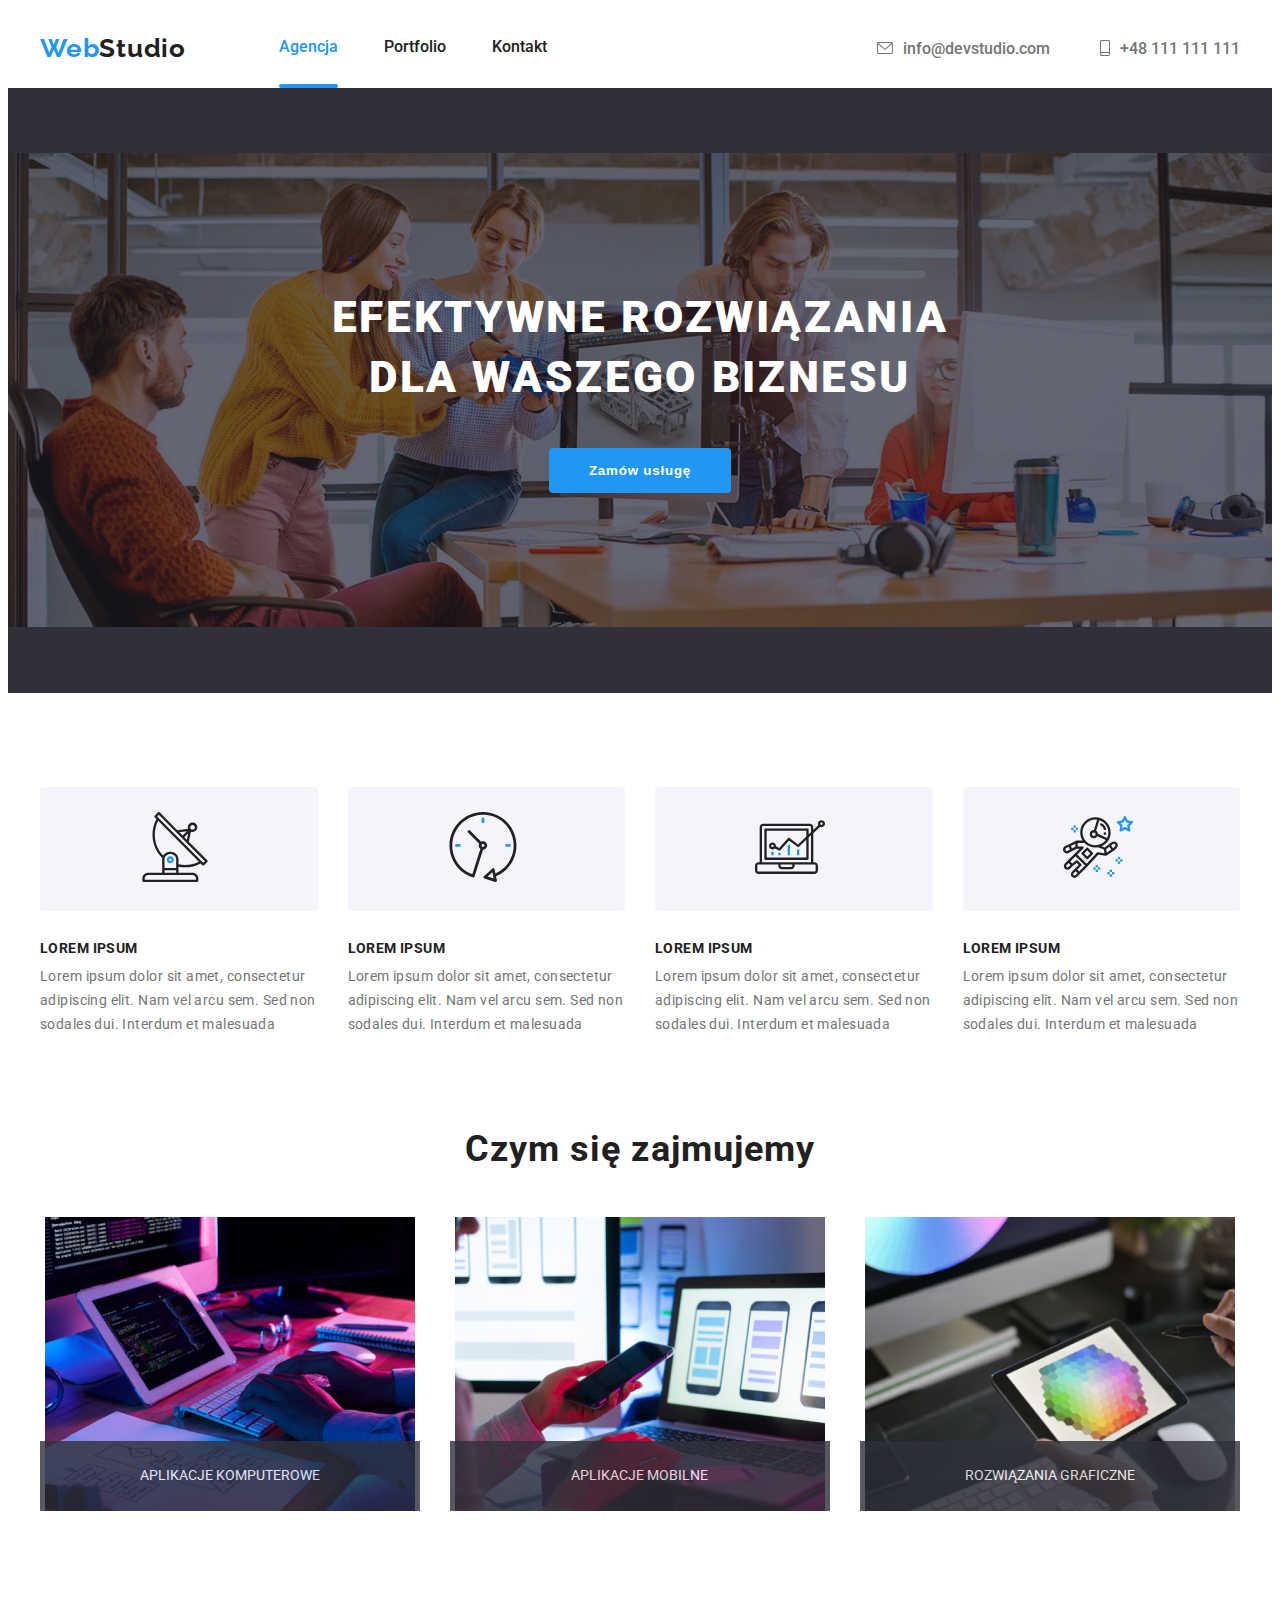
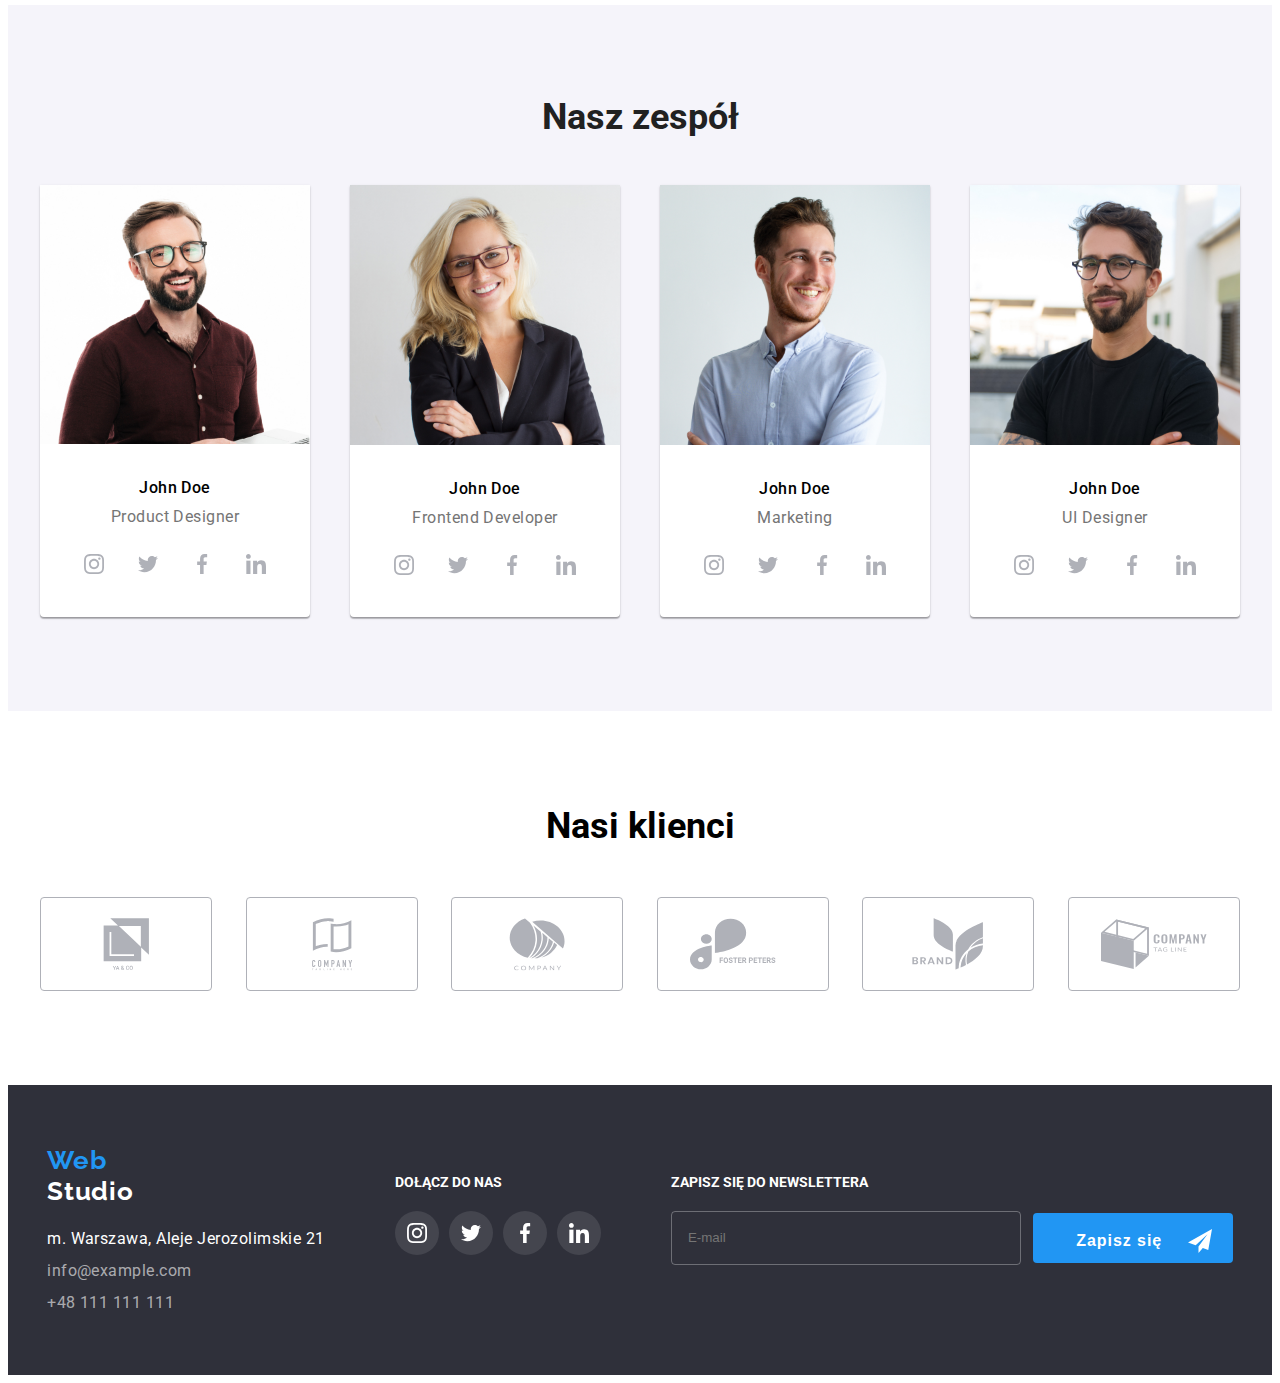
<file: index.html>
<!DOCTYPE html>
<html lang="pl">
  <head>
    <meta charset="UTF-8" />
    <meta http-equiv="X-UA-Compatible" content="IE=edge" />
    <meta name="viewport" content="width=device-width, initial-scale=1.0" />
    <link rel="preconnect" href="https://fonts.googleapis.com" />
    <link rel="preconnect" href="https://fonts.gstatic.com" crossorigin />
    <link
      href="https://fonts.googleapis.com/css2?family=Raleway:wght@700&family=Roboto:wght@400;500;700;900&display=swap"
      rel="stylesheet"
    />
    <link
      rel="stylesheet"
      href="https://cdnjs.cloudflare.com/ajax/libs/modern-normalize/1.1.0/modern-normalize.min.css"
      integrity="sha512-wpPYUAdjBVSE4KJnH1VR1HeZfpl1ub8YT/NKx4PuQ5NmX2tKuGu6U/JRp5y+Y8XG2tV+wKQpNHVUX03MfMFn9Q=="
      crossorigin="anonymous"
      referrerpolicy="no-referrer"
    />
    <link href="css/main.min.css" rel="stylesheet" />
    <!-- <link href="css/style.css" rel="stylesheet" /> -->
    <title>Efektywne rozwiązania dla Waszego biznesu</title>
  </head>
  <body>
    <header class="header">
      <div class="container container--align">
        <a href="index.html" class="logo">
          <span class="logo__span">Web</span>Studio</a
        >
        <nav class="nav">
          <ul class="nav__list">
            <li class="nav__underline">
              <a class="nav__link nav__link--blue" href="index.html">Agencja</a>
            </li>
            <li>
              <a class="nav__link" href="portfolio.html">Portfolio</a>
            </li>
            <li>
              <a class="nav__link" href="#">Kontakt</a>
            </li>
          </ul>
        </nav>

        <ul class="contact">
          <li class="contact__item">
            <a class="contact__link" href="mailto:info@devstudio.com"
              ><svg height="12" width="16" class="contact__icon">
                <use href="./images/icons/sprite.svg#icon-envelope"></use>
              </svg>
              info@devstudio.com
            </a>
          </li>
          <li class="contact__item">
            <a class="contact__link" href="tel:+48111111111"
              ><svg height="16" width="10" class="contact__icon">
                <use href="./images/icons/sprite.svg#icon-smartphone"></use>
              </svg>
              +48 111 111 111
            </a>
          </li>
        </ul>
      </div>
    </header>

    <main>
      <section class="hero space">
        <div class="container">
          <h1 class="hero__title">efektywne rozwiązania Dla waszego biznesu</h1>

          <button type="button" class="hero__button" data-modal-open>
            Zamów usługę
          </button>
        </div>
      </section>

      <section class="futures space">
        <div class="container">
          <h2 class="visually__hidden">Nasze Atuty</h2>
          <ul class="futures__list">
            <li class="futures__item">
              <div class="futures__view">
                <svg height="70" width="70" class="futures__icon">
                  <use href="./images/icons/sprite.svg#icon-antenna"></use>
                </svg>
              </div>
              <h2 class="futures__title">lorem ipsum</h2>
              <p class="futures__text">
                Lorem ipsum dolor sit amet, consectetur adipiscing elit. Nam vel
                arcu sem. Sed non sodales dui. Interdum et malesuada
              </p>
            </li>

            <li class="futures__item">
              <div class="futures__view">
                <svg height="70" width="70" class="futures__icon">
                  <use href="./images/icons/sprite.svg#icon-clock"></use>
                </svg>
              </div>
              <h2 class="futures__title">lorem ipsum</h2>
              <p class="futures__text">
                Lorem ipsum dolor sit amet, consectetur adipiscing elit. Nam vel
                arcu sem. Sed non sodales dui. Interdum et malesuada
              </p>
            </li>

            <li class="futures__item">
              <div class="futures__view">
                <svg height="70" width="70" class="futures__icon">
                  <use href="./images/icons/sprite.svg#icon-diagram"></use>
                </svg>
              </div>
              <h2 class="futures__title">lorem ipsum</h2>
              <p class="futures__text">
                Lorem ipsum dolor sit amet, consectetur adipiscing elit. Nam vel
                arcu sem. Sed non sodales dui. Interdum et malesuada
              </p>
            </li>

            <li class="futures__item">
              <div class="futures__view">
                <svg height="70" width="70" class="futures__icon">
                  <use href="./images/icons/sprite.svg#icon-astronaut"></use>
                </svg>
              </div>
              <h2 class="futures__title">lorem ipsum</h2>
              <p class="futures__text">
                Lorem ipsum dolor sit amet, consectetur adipiscing elit. Nam vel
                arcu sem. Sed non sodales dui. Interdum et malesuada
              </p>
            </li>
          </ul>
        </div>
      </section>

      <section class="work space">
        <div class="container">
          <h2 class="work__title">Czym się zajmujemy</h2>
          <ul class="work__list">
            <li class="work__item">
              <div class="overlap">
                <p class="overlap__text">aplikacje komputerowe</p>
              </div>
              <img
                src="images/img1.jpg"
                class="work__image"
                alt="opis obrazu 1"
              />
            </li>
            <li class="work__item">
              <div class="overlap">
                <p class="overlap__text">aplikacje mobilne</p>
              </div>
              <img
                src="images/img2.jpg"
                class="work__image"
                alt="opis obrazu 2"
              />
            </li>
            <li class="work__item">
              <div class="overlap">
                <p class="overlap__text">rozwiązania graficzne</p>
              </div>
              <img
                src="images/img3.jpg"
                class="work__image"
                alt="opis obrazu 3"
              />
            </li>
          </ul>
        </div>
      </section>

      <section class="team space">
        <div class="container">
          <h2 class="team__title">Nasz zespół</h2>
          <ul class="team__list">
            <li class="team__item">
              <img src="images/img11.jpg" alt="opis11" width="270" />
              <div class="team__info">
                <h3 class="team__head">John Doe</h3>
                <p class="team__text">Product Designer</p>

                <ul class="social">
                  <li class="social__item">
                    <a href="#" class="social__link">
                      <svg width="20px" height="20px" class="social__icon">
                        <use
                          href="./images/icons/sprite.svg#icon-instagram"
                        ></use>
                      </svg>
                    </a>
                  </li>
                  <li class="social__item">
                    <a href="#" class="social__link">
                      <svg width="20px" height="20px" class="social__icon">
                        <use
                          href="./images/icons/sprite.svg#icon-twitter"
                        ></use>
                      </svg>
                    </a>
                  </li>
                  <li class="social__item">
                    <a href="#" class="social__link">
                      <svg width="20px" height="20px" class="social__icon">
                        <use
                          href="./images/icons/sprite.svg#icon-facebook"
                        ></use>
                      </svg>
                    </a>
                  </li>
                  <li class="social__item">
                    <a href="#" class="social__link">
                      <svg width="20px" height="20px" class="social__icon">
                        <use
                          href="./images/icons/sprite.svg#icon-linkedin"
                        ></use>
                      </svg>
                    </a>
                  </li>
                </ul>
              </div>
            </li>
            <li class="team__item">
              <img src="images/img12.jpg" alt="opis12" width="270" />
              <div class="team__info">
                <h3 class="team__head">John Doe</h3>
                <p class="team__text">Frontend Developer</p>
                <ul class="social">
                  <li class="social__item">
                    <a href="#" class="social__link">
                      <svg width="20px" height="20px" class="social__icon">
                        <use
                          href="./images/icons/sprite.svg#icon-instagram"
                        ></use>
                      </svg>
                    </a>
                  </li>
                  <li class="social__item">
                    <a href="#" class="social__link">
                      <svg width="20px" height="20px" class="social__icon">
                        <use
                          href="./images/icons/sprite.svg#icon-twitter"
                        ></use>
                      </svg>
                    </a>
                  </li>
                  <li class="social__item">
                    <a href="#" class="social__link">
                      <svg width="20px" height="20px" class="social__icon">
                        <use
                          href="./images/icons/sprite.svg#icon-facebook"
                        ></use>
                      </svg>
                    </a>
                  </li>
                  <li class="social__item">
                    <a href="#" class="social__link">
                      <svg width="20px" height="20px" class="social__icon">
                        <use
                          href="./images/icons/sprite.svg#icon-linkedin"
                        ></use>
                      </svg>
                    </a>
                  </li>
                </ul>
              </div>
            </li>
            <li class="team__item">
              <img src="images/img13.jpg" alt="opis13" width="270" />
              <div class="team__info">
                <h3 class="team__head">John Doe</h3>
                <p class="team__text">Marketing</p>
                <ul class="social">
                  <li class="social__item">
                    <a href="#" class="social__link">
                      <svg width="20px" height="20px" class="social__icon">
                        <use
                          href="./images/icons/sprite.svg#icon-instagram"
                        ></use>
                      </svg>
                    </a>
                  </li>
                  <li class="social__item">
                    <a href="#" class="social__link">
                      <svg width="20px" height="20px" class="social__icon">
                        <use
                          href="./images/icons/sprite.svg#icon-twitter"
                        ></use>
                      </svg>
                    </a>
                  </li>
                  <li class="social__item">
                    <a href="#" class="social__link">
                      <svg width="20px" height="20px" class="social__icon">
                        <use
                          href="./images/icons/sprite.svg#icon-facebook"
                        ></use>
                      </svg>
                    </a>
                  </li>
                  <li class="social__item">
                    <a href="#" class="social__link">
                      <svg width="20px" height="20px" class="social__icon">
                        <use
                          href="./images/icons/sprite.svg#icon-linkedin"
                        ></use>
                      </svg>
                    </a>
                  </li>
                </ul>
              </div>
            </li>
            <li class="team__item">
              <img src="images/img14.jpg" alt="opis14" width="270" />
              <div class="team__info">
                <h3 class="team__head">John Doe</h3>
                <p class="team__text">UI Designer</p>
                <ul class="social">
                  <li class="social__item">
                    <a href="#" class="social__link">
                      <svg width="20px" height="20px" class="social__icon">
                        <use
                          href="./images/icons/sprite.svg#icon-instagram"
                        ></use>
                      </svg>
                    </a>
                  </li>
                  <li class="social__item">
                    <a href="#" class="social__link">
                      <svg width="20px" height="20px" class="social__icon">
                        <use
                          href="./images/icons/sprite.svg#icon-twitter"
                        ></use>
                      </svg>
                    </a>
                  </li>
                  <li class="social__item">
                    <a href="#" class="social__link">
                      <svg width="20px" height="20px" class="social__icon">
                        <use
                          href="./images/icons/sprite.svg#icon-facebook"
                        ></use>
                      </svg>
                    </a>
                  </li>
                  <li class="social__item">
                    <a href="#" class="social__link">
                      <svg width="20px" height="20px" class="social__icon">
                        <use
                          href="./images/icons/sprite.svg#icon-linkedin"
                        ></use>
                      </svg>
                    </a>
                  </li>
                </ul>
              </div>
            </li>
          </ul>
        </div>
      </section>

      <section class="space">
        <div class="container">
          <div class="clients">
            <h2 class="clients__head">Nasi klienci</h2>
            <ul class="clients__list">
              <li class="clients__item">
                <a href="#" class="clients__link">
                  <svg
                    width="106"
                    height="60"
                    viewBox="0 0 100 50"
                    class="clients__icon"
                  >
                    <use href="./images/icons/sprite.svg#icon-client1"></use>
                  </svg>
                </a>
              </li>
              <li class="clients__item">
                <a href="#" class="clients__link">
                  <svg
                    width="106"
                    height="60"
                    viewBox="0 0 100 50"
                    class="clients__icon"
                  >
                    <use href="./images/icons/sprite.svg#icon-client2"></use>
                  </svg>
                </a>
              </li>
              <li class="clients__item">
                <a href="#" class="clients__link">
                  <svg
                    width="106"
                    height="60"
                    viewBox="0 0 100 50"
                    class="clients__icon"
                  >
                    <use href="./images/icons/sprite.svg#icon-client3"></use>
                  </svg>
                </a>
              </li>

              <li class="clients__item">
                <a href="#" class="clients__link">
                  <svg
                    width="106"
                    height="60"
                    viewBox="0 0 100 50"
                    class="clients__icon"
                  >
                    <use href="./images/icons/sprite.svg#icon-client4"></use>
                  </svg>
                </a>
              </li>
              <li class="clients__item">
                <a href="#" class="clients__link">
                  <svg
                    width="106"
                    height="60"
                    viewBox="0 0 100 50"
                    class="clients__icon"
                  >
                    <use href="./images/icons/sprite.svg#icon-client5"></use>
                  </svg>
                </a>
              </li>
              <li class="clients__item">
                <a href="#" class="clients__link">
                  <svg
                    width="106"
                    height="60"
                    viewBox="0 0 106 60"
                    class="clients__icon"
                  >
                    <use href="./images/icons/sprite.svg#icon-client6"></use>
                  </svg>
                </a>
              </li>
            </ul>
          </div>
        </div>
      </section>
    </main>

    <footer class="footer">
      <div class="container">
        <div class="section">
          <div class="address">
            <ul class="logo">
              <li class="logo__item">
                <a href="index.html" class="footer__logo"
                  ><span class="logo__span">Web</span
                  ><span class="logo logo__span--white">Studio</span></a
                >
              </li>
            </ul>

            <address>
              <ul class="address__list">
                <li class="address__item">
                  <a
                    class="address__link"
                    href="https://goo.gl/maps/n7dGZE4twgekGSiaA"
                    >m. Warszawa, Aleje Jerozolimskie 21</a
                  >
                </li>
                <li class="address__item">
                  <a class="address__contact" href="mailto:info@example.com"
                    >info@example.com</a
                  >
                </li>
                <li class="address__item">
                  <a class="address__contact" href="tel:+48111111111"
                    >+48 111 111 111</a
                  >
                </li>
              </ul>
            </address>
          </div>

          <!-- join section -->

          <div class="join">
            <h3 class="join__head">dołącz do nas</h3>
            <ul class="join__list">
              <li class="join__item">
                <a href="#">
                  <svg width="20px" height="20px" class="join__icon">
                    <use href="./images/icons/sprite.svg#icon-instagram"></use>
                  </svg>
                </a>
              </li>
              <li class="join__item">
                <a href="#">
                  <svg width="20px" height="20px" class="join__icon">
                    <use href="./images/icons/sprite.svg#icon-twitter"></use>
                  </svg>
                </a>
              </li>
              <li class="join__item">
                <a href="#">
                  <svg width="20px" height="20px" class="join__icon">
                    <use href="./images/icons/sprite.svg#icon-facebook"></use>
                  </svg>
                </a>
              </li>
              <li class="join__item">
                <a href="#">
                  <svg width="20px" height="20px" class="join__icon">
                    <use href="./images/icons/sprite.svg#icon-linkedin"></use>
                  </svg>
                </a>
              </li>
            </ul>
          </div>

          <!-- signup section -->

          <div class="signup">
            <h3 class="join__head signup__head">Zapisz się do newslettera</h3>

            <form class="signup__form">
              <input
                class="signup__input"
                type="email"
                name="signup-email"
                placeholder="E-mail"
              />
              <button type="submit" class="signup__button">
                Zapisz się
                <svg width="24px" height="24px" class="signup__icon">
                  <use href="./images/icons/sprite.svg#icon-sendform"></use>
                </svg>
              </button>
            </form>
          </div>
        </div>
      </div>
    </footer>

    <div class="backdrop is-hidden" data-modal>
      <div class="modal">
        <button type="button" class="close-btn" data-modal-close>
          &#10006;
        </button>

        <form class="modal__form" autocomplete="off">
          <p class="modal__header">Zostaw swoje dane w formularzu poniżej</p>

          <label class="modal__label">
            <span class="modal__text">Imie</span>
            <svg width="12px" height="12px" class="modal__icon">
              <use href="./images/icons/sprite.svg#icon-avatar"></use>
            </svg>
            <input
              type="text"
              name="username"
              class="modal__input"
              minlength="3"
              required
            />
          </label>

          <label class="modal__label">
            <span class="modal__text">Telefon</span>
            <svg width="13px" height="13px" class="modal__icon">
              <use href="./images/icons/sprite.svg#icon-telephone"></use>
            </svg>
            <input
              type="tel"
              name="phone-number"
              class="modal__input"
              required
            />
          </label>

          <label class="modal__label">
            <span class="modal__text">Email</span>
            <svg width="15px" height="12px" class="modal__icon">
              <use href="./images/icons/sprite.svg#icon-envelope1"></use>
            </svg>
            <input
              type="email"
              name="user-email"
              class="modal__input"
              required
            />
          </label>

          <label class="modal__label">
            <span class="modal__text">Komentarz</span>
            <textarea
              name="comment"
              rows="5"
              class="modal__textarea"
              placeholder="Wprowadź tekst"
            ></textarea>
          </label>

          <label class="modal__checkbox" for="checkbox"
            ><span class="modal__checkbox-text">
              Oświadczam, że akceptuję
              <a href="#" class="modal__link"> Regulamin </a> i
              <a href="#" class="modal__link"> Politykę Prywatności.</a>
            </span>
            <input
              type="checkbox"
              value="terms-conditions"
              class="modal__checkbox-input"
              id="checkbox"
            />
            <svg width="16px" height="15px" class="modal__icon-tick">
              <use href="./images/icons/sprite.svg#icon-tick"></use>
            </svg>

            <svg width="16px" height="15px" class="modal__icon-tick-box">
              <use href="./images/icons/sprite.svg#icon-tick-box"></use>
            </svg>
          </label>

          <div class="modal__button-section">
            <button type="submit" class="modal__button">Wyślij</button>
          </div>
        </form>
      </div>
    </div>
    <script src="./js/modal.js"></script>
  </body>
</html>
</file>
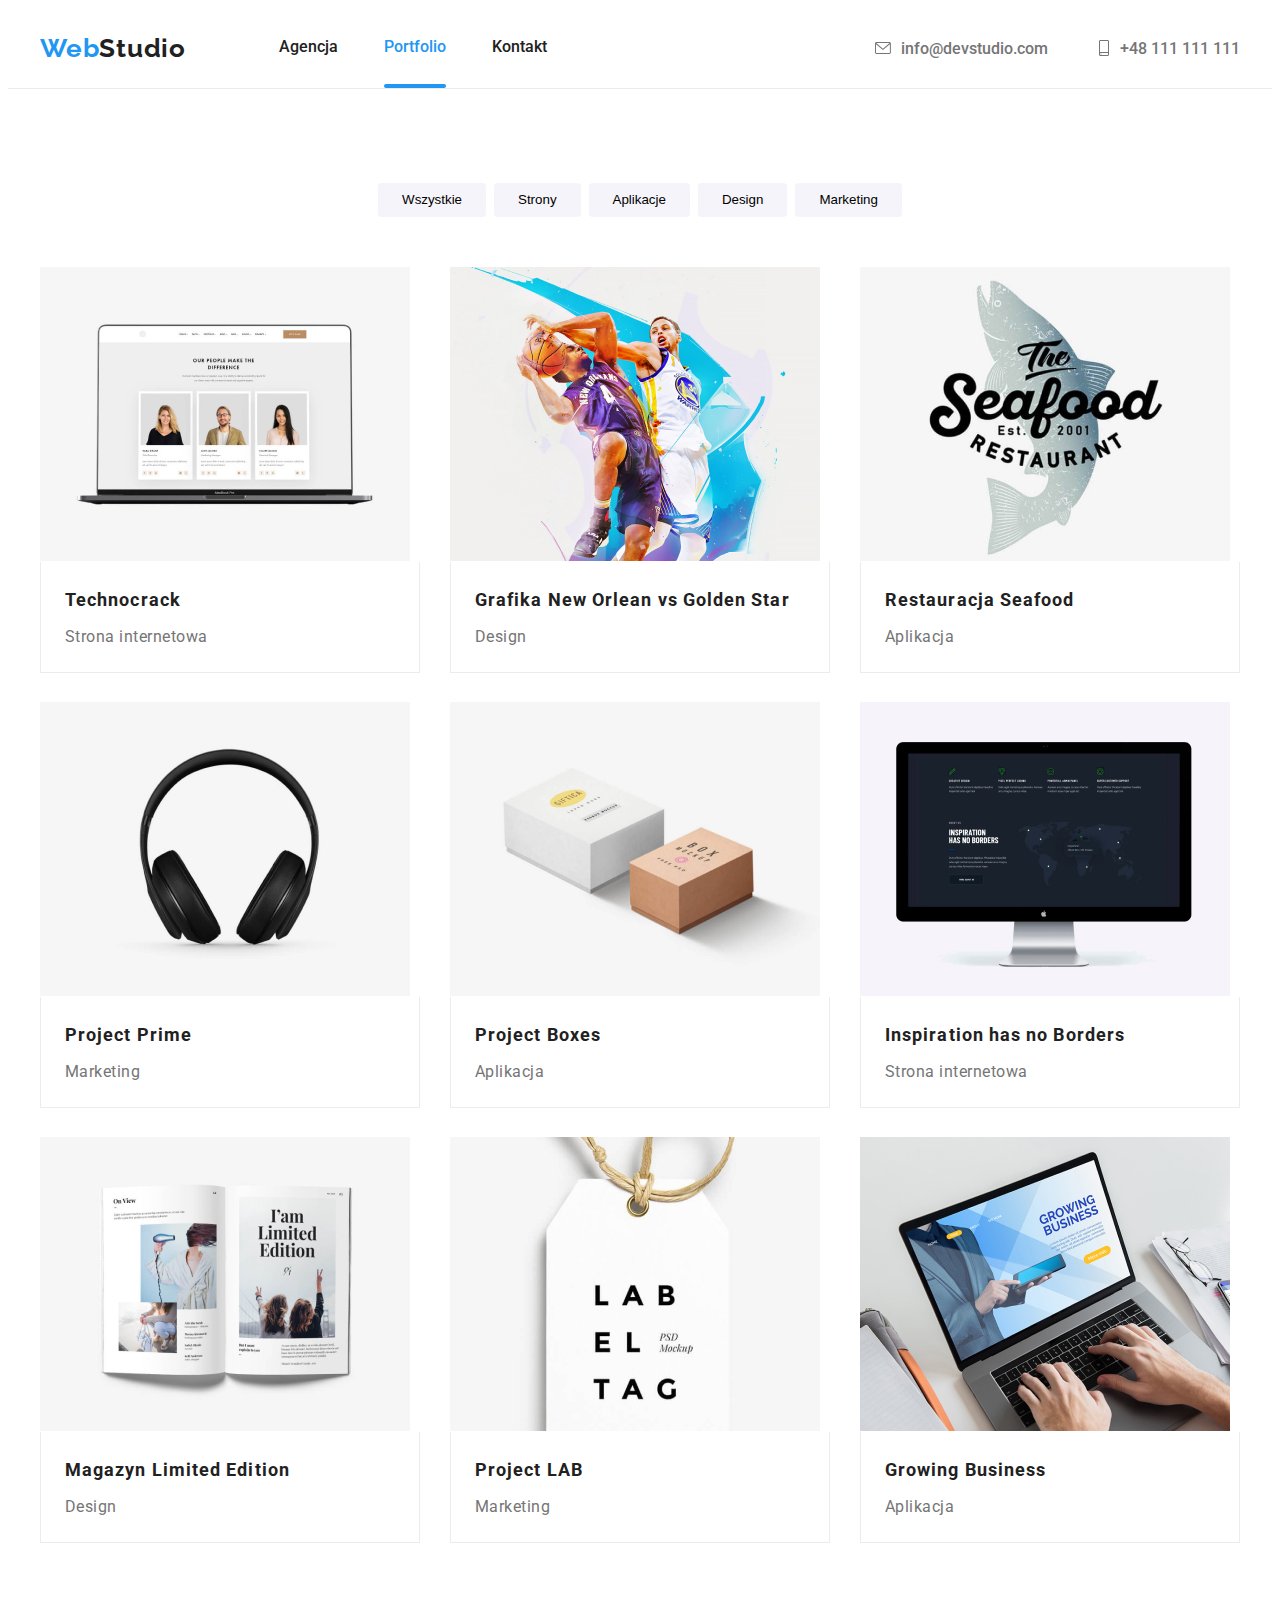
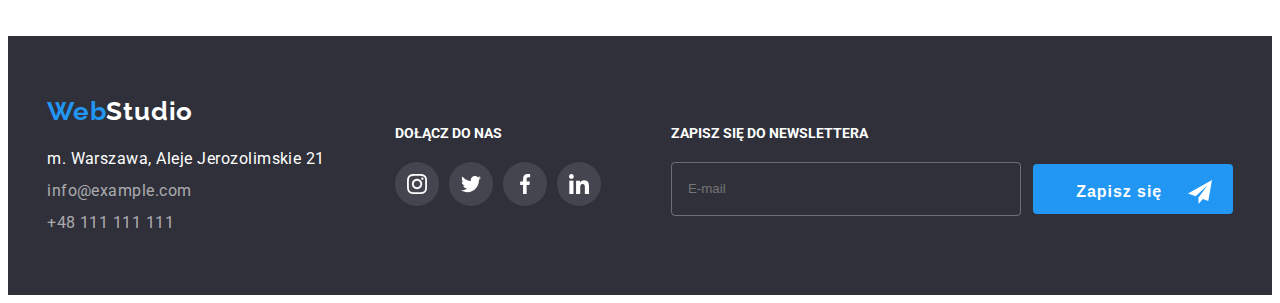
<file: portfolio.html>
<!DOCTYPE html>
<html lang="pl">
  <head>
    <meta charset="UTF-8" />
    <meta http-equiv="X-UA-Compatible" content="IE=edge" />
    <meta name="viewport" content="width=device-width, initial-scale=1.0" />
    <link
      rel="stylesheet"
      href="https://cdnjs.cloudflare.com/ajax/libs/modern-normalize/1.1.0/modern-normalize.min.css"
      integrity="sha512-wpPYUAdjBVSE4KJnH1VR1HeZfpl1ub8YT/NKx4PuQ5NmX2tKuGu6U/JRp5y+Y8XG2tV+wKQpNHVUX03MfMFn9Q=="
      crossorigin="anonymous"
      referrerpolicy="no-referrer"
    />

    <link rel="preconnect" href="https://fonts.googleapis.com" />
    <link rel="preconnect" href="https://fonts.gstatic.com" crossorigin />
    <link
      href="https://fonts.googleapis.com/css2?family=Raleway:wght@700&family=Roboto:wght@400;500;700;900&display=swap"
      rel="stylesheet"
    />
    <link href="css/main.min.css" rel="stylesheet" />
    <!-- <link href="css/style.css" rel="stylesheet" /> -->
    <title>Portfolio</title>
  </head>
  <body>
    <header class="header header--border">
      <div class="container container--align">
        <a href="index.html" class="logo"
          ><span class="logo__span">Web</span>Studio</a
        >
        <nav class="nav">
          <ul class="nav__list">
            <li>
              <a class="nav__link" href="index.html">Agencja</a>
            </li>
            <li class="nav__underline">
              <a class="nav__link nav__link--blue" href="portfolio.html"
                >Portfolio</a
              >
            </li>
            <li>
              <a class="nav__link" href="#">Kontakt</a>
            </li>
          </ul>
        </nav>
        <ul class="contact">
          <li class="contact__item">
            <a class="contact__link" href="mailto:info@devstudio.com"
              ><svg height="12" width="16" class="contact__icon">
                <use href="./images/icons/sprite.svg#icon-envelope"></use>
              </svg>
              info@devstudio.com</a
            >
          </li>
          <li class="contact__item">
            <a class="contact__link" href="tel:+48111111111"
              ><svg height="16" width="12" class="contact__icon">
                <use href="./images/icons/sprite.svg#icon-smartphone"></use>
              </svg>
              +48 111 111 111</a
            >
          </li>
        </ul>
      </div>
    </header>
    <section class="space">
      <div class="container">
        <ul class="filters">
          <li>
            <button type="button" class="filters__button">Wszystkie</button>
          </li>
          <li>
            <button type="button" class="filters__button">Strony</button>
          </li>
          <li>
            <button type="button" class="filters__button">Aplikacje</button>
          </li>
          <li>
            <button type="button" class="filters__button">Design</button>
          </li>
          <li>
            <button type="button" class="filters__button">Marketing</button>
          </li>
        </ul>
      </div>
      <div class="container">
        <ul class="portfolio">
          <li class="portfolio__item">
            <div class="portfolio__card">
              <img
                class="portfolio__image"
                src="./images/pimg1.jpg"
                alt="Laptop with team photo"
              />
              <div class="overlay">
                <p class="overlay__text">
                  Technocrack jest popularną platformą wykorzystywaną do
                  rozpowszechniania koronawirusa. Firmy wykorzystują tę
                  platformę do celów szpiegowskich i ataków na niezabezpieczone
                  serwery konkurencji
                </p>
              </div>
            </div>
            <div class="about">
              <h3 class="about__title">Technocrack</h3>
              <p class="about__text">Strona internetowa</p>
            </div>
          </li>

          <li class="portfolio__item">
            <div class="portfolio__card">
              <img
                class="portfolio__image"
                src="./images/pimg2.jpg"
                alt="basketball players poster "
              />
              <div class="overlay">
                <p class="overlay__text">
                  Technocrack jest popularną platformą wykorzystywaną do
                  rozpowszechniania koronawirusa. Firmy wykorzystują tę
                  platformę do celów szpiegowskich i ataków na niezabezpieczone
                  serwery konkurencji
                </p>
              </div>
            </div>
            <div class="about">
              <h3 class="about__title">Grafika New Orlean vs Golden Star</h3>
              <p class="about__text">Design</p>
            </div>
          </li>

          <li class="portfolio__item">
            <div class="portfolio__card">
              <img
                class="portfolio__image"
                src="./images/pimg3.jpg"
                alt="seafood restaurant logo "
              />
              <div class="overlay">
                <p class="overlay__text">
                  Technocrack jest popularną platformą wykorzystywaną do
                  rozpowszechniania koronawirusa. Firmy wykorzystują tę
                  platformę do celów szpiegowskich i ataków na niezabezpieczone
                  serwery konkurencji
                </p>
              </div>
            </div>
            <div class="about">
              <h3 class="about__title">Restauracja Seafood</h3>
              <p class="about__text">Aplikacja</p>
            </div>
          </li>

          <li class="portfolio__item">
            <div class="portfolio__card">
              <img
                class="portfolio__image"
                src="./images/pimg4.jpg"
                alt="headphones picture"
              />
              <div class="overlay">
                <p class="overlay__text">
                  Technocrack jest popularną platformą wykorzystywaną do
                  rozpowszechniania koronawirusa. Firmy wykorzystują tę
                  platformę do celów szpiegowskich i ataków na niezabezpieczone
                  serwery konkurencji
                </p>
              </div>
            </div>
            <div class="about">
              <h3 class="about__title">Project Prime</h3>
              <p class="about__text">Marketing</p>
            </div>
          </li>

          <li class="portfolio__item">
            <div class="portfolio__card">
              <img
                class="portfolio__image"
                src="./images/pimg5.jpg"
                alt="project boxes picture"
              />
              <div class="overlay">
                <p class="overlay__text">
                  Technocrack jest popularną platformą wykorzystywaną do
                  rozpowszechniania koronawirusa. Firmy wykorzystują tę
                  platformę do celów szpiegowskich i ataków na niezabezpieczone
                  serwery konkurencji
                </p>
              </div>
            </div>
            <div class="about">
              <h3 class="about__title">Project Boxes</h3>
              <p class="about__text">Aplikacja</p>
            </div>
          </li>

          <li class="portfolio__item">
            <div class="portfolio__card">
              <img
                class="portfolio__image"
                src="./images/pimg6.jpg"
                alt="computer screen with aplication homepage"
              />
              <div class="overlay">
                <p class="overlay__text">
                  Technocrack jest popularną platformą wykorzystywaną do
                  rozpowszechniania koronawirusa. Firmy wykorzystują tę
                  platformę do celów szpiegowskich i ataków na niezabezpieczone
                  serwery konkurencji
                </p>
              </div>
            </div>
            <div class="about">
              <h3 class="about__title">Inspiration has no Borders</h3>
              <p class="about__text">Strona internetowa</p>
            </div>
          </li>

          <li class="portfolio__item">
            <div class="portfolio__card">
              <img
                class="portfolio__image"
                src="./images/pimg7.jpg"
                alt="magazine pages "
              />
              <div class="overlay">
                <p class="overlay__text">
                  Technocrack jest popularną platformą wykorzystywaną do
                  rozpowszechniania koronawirusa. Firmy wykorzystują tę
                  platformę do celów szpiegowskich i ataków na niezabezpieczone
                  serwery konkurencji
                </p>
              </div>
            </div>
            <div class="about">
              <h3 class="about__title">Magazyn Limited Edition</h3>
              <p class="about__text">Design</p>
            </div>
          </li>

          <li class="portfolio__item">
            <div class="portfolio__card">
              <img
                class="portfolio__image"
                src="./images/pimg8.jpg"
                alt="project label tag logo"
              />
              <div class="overlay">
                <p class="overlay__text">
                  Technocrack jest popularną platformą wykorzystywaną do
                  rozpowszechniania koronawirusa. Firmy wykorzystują tę
                  platformę do celów szpiegowskich i ataków na niezabezpieczone
                  serwery konkurencji
                </p>
              </div>
            </div>
            <div class="about">
              <h3 class="about__title">Project LAB</h3>
              <p class="about__text">Marketing</p>
            </div>
          </li>

          <li class="portfolio__item">
            <div class="portfolio__card">
              <img
                class="portfolio__image"
                src="./images/pimg9.jpg"
                alt="working on the laptop - growing business"
              />
              <div class="overlay">
                <p class="overlay__text">
                  Technocrack jest popularną platformą wykorzystywaną do
                  rozpowszechniania koronawirusa. Firmy wykorzystują tę
                  platformę do celów szpiegowskich i ataków na niezabezpieczone
                  serwery konkurencji
                </p>
              </div>
            </div>
            <div class="about">
              <h3 class="about__title">Growing Business</h3>
              <p class="about__text">Aplikacja</p>
            </div>
          </li>
        </ul>
      </div>
    </section>

    <footer class="footer">
      <div class="container">
        <div class="section">
          <div class="address">
            <ul>
              <li class="logo">
                <a class="footer__logo" href="index.html"
                  ><span class="logo__span">Web</span
                  ><span class="logo__span--white">Studio</span></a
                >
              </li>
            </ul>
            <address>
              <ul class="address__list">
                <li class="address__item">
                  <a
                    class="address__link"
                    href="https://goo.gl/maps/n7dGZE4twgekGSiaA"
                    >m. Warszawa, Aleje Jerozolimskie 21</a
                  >
                </li>
                <li class="address__item">
                  <a class="address__contact" href="mailto:info@example.com"
                    >info@example.com</a
                  >
                </li>
                <li class="address__item">
                  <a class="address__contact" href="tel:+48111111111"
                    >+48 111 111 111</a
                  >
                </li>
              </ul>
            </address>
          </div>

          <!-- join in section -->

          <div class="join">
            <h3 class="join__head">dołącz do nas</h3>
            <ul class="join__list">
              <li class="join__item">
                <a href="#">
                  <svg width="20px" height="20px" class="join__icon">
                    <use href="./images/icons/sprite.svg#icon-instagram"></use>
                  </svg>
                </a>
              </li>
              <li class="join__item">
                <a href="#">
                  <svg width="20px" height="20px" class="join__icon">
                    <use href="./images/icons/sprite.svg#icon-twitter"></use>
                  </svg>
                </a>
              </li>
              <li class="join__item">
                <a href="#">
                  <svg width="20px" height="20px" class="join__icon">
                    <use href="./images/icons/sprite.svg#icon-facebook"></use>
                  </svg>
                </a>
              </li>
              <li class="join__item">
                <a href="#">
                  <svg width="20px" height="20px" class="join__icon">
                    <use href="./images/icons/sprite.svg#icon-linkedin"></use>
                  </svg>
                </a>
              </li>
            </ul>
          </div>

          <!-- signup section -->

          <div class="signup">
            <h3 class="join__head signup__head">Zapisz się do newslettera</h3>

            <form class="signup__form">
              <input
                class="signup__input"
                type="email"
                name="signup-email"
                placeholder="E-mail"
              />
              <button type="submit" class="signup__button">
                Zapisz się
                <svg width="24px" height="24px" class="signup__icon">
                  <use href="./images/icons/sprite.svg#icon-sendform"></use>
                </svg>
              </button>
            </form>
          </div>
        </div>
      </div>
    </footer>
  </body>
</html>
</file>
<file: css/style.css>
:root {
  --background-color: #ffffff;
  --background-section: #e5e5e5;
  --dark-background-color: #2f303a;
  --background-team-section: #f5f4fa;
  --main-text-color: #212121;
  --secondary-text-color: #ffffff;
  --active-color: #2196f3;
  --logo-text-color: #000000 25%;
  --footer-text-color: rgba(255, 255, 255, 0.6);
  --paragraf-text-color: #757575;
  --icon-color: #afb1b8;
  --container-color: #eeeeee;
  --main-font: Roboto, sans-serif, Raleway;
  --border-color: #ececec;
  --footer-icon-color: rgba(255, 255, 255, 0.1);
  --backdrop-background-color: rgba(0, 0, 0, 0.2);
  --modal-button-stroke: rgba(0, 0, 0, 0.1);
  --form-window-border: rgba(255, 255, 255, 0.3);
  --modal-form-border: rgba(33, 33, 33, 0.2);
  --modal-text-color: rgba(117, 117, 117, 0.5);
}

h1,
h2,
h3,
h4,
h5,
h6,
p {
  margin: 0;
}
a {
  margin: 0;
  text-decoration: none;
}
ul {
  list-style: none;
  margin: 0;
  padding: 0;
}

body {
  font-family: var(--main-font);
}
.container {
  max-width: 1200px;
  margin: 0 auto;
  padding: 0 15px;
}

.space {
  padding-top: 94px;
  padding-bottom: 94px;
}

.visually__hidden {
  position: absolute;
  width: 1px;
  height: 1px;
  margin: -1px;
  border: 0;
  padding: 0;
  white-space: nowrap;
  clip-path: inset(100%);
  clip: rect(0 0 0 0);
  overflow: hidden;
}
button {
  background-color: var(--active-color);
  color: var(--secondary-text-color);
  font-weight: 700;
  line-height: 1.88;
  letter-spacing: 0.06em;
  border-radius: 4px;
  border: none;
  padding: 10px 40px;
  transition-property: transform;
  transition-duration: 250ms;
  transition-timing-function: cubic-bezier(0.4, 0, 0.2, 1);
}

/* Header styling*/

.container--align {
  display: flex;
  align-items: center;
  height: 80px;
}
.header--border {
  border-bottom: 1px solid var(--border-color);
}

.logo {
  font-family: Raleway;
  font-weight: 700;
  font-size: 26px;
  line-height: 1.19;
  letter-spacing: 0.03em;
  color: var(--logo-text-color);
  transition-property: transform;
  transition-duration: 250ms;
  transition-timing-function: cubic-bezier(0.4, 0, 0.2, 1);
}
.logo:hover,
.logo:focus {
  transform: scale(1.1);
}

.nav {
  margin-left: 93px;
  margin-top: auto;
}
.logo__span {
  color: var(--active-color);
}

.nav__list {
  display: flex;
  font-weight: 500;
  align-content: space-between;
  gap: 46px;
  color: var(--main-text-color);
}
.nav__link {
  color: var(--main-text-color);
  display: block;
  transition-property: color, transform;
  transition-duration: 250ms;
  transition-timing-function: cubic-bezier(0.4, 0, 0.2, 1);
}

.nav__link:hover,
.nav__link:focus {
  transform: scale(1.1);
  --main-text-color: var(--active-color);
}

.nav__underline::after {
  content: "";
  background-color: var(--active-color);
  height: 4px;
  display: block;
  border-radius: 2px;
}

.nav--blue {
  color: var(--active-color);
  display: block;
  padding-bottom: 28px;
  /* transform: none; */
}

.contact {
  display: flex;
  gap: 50px;
  margin-left: auto;
}

.contact__link {
  font-weight: 500;
  color: var(--paragraf-text-color);
  display: flex;
  align-items: center;
}
.contact__icon {
  margin-right: 10px;
  fill: var(--paragraf-text-color);
}
.contact__item {
  transition-property: color, transform;
  transition-duration: 250ms;
  transition-timing-function: cubic-bezier(0.4, 0, 0.2, 1);
}

.contact__item:hover,
.contact__item:focus {
  --paragraf-text-color: var(--active-color);
  transform: scale(1.1);
}

/* Hero section styling */

.hero__title {
  font-weight: 900;
  text-transform: uppercase;
  text-align: center;
  font-size: 44px;
  line-height: 1.36;
  color: var(--secondary-text-color);
  letter-spacing: 0.06em;
  margin: 0 auto;
  width: 696px;
}
.hero {
  background-color: var(--dark-background-color);
  margin: 0 auto;
  text-align: center;
  padding: 200px 0;
}
.hero__image {
  background-image: linear-gradient(
      90deg,
      rgba(47, 48, 58, 0.4) 0%,
      rgba(47, 48, 58, 0.4) 0%
    ),
    url(../images/imghero.jpg);
  background-repeat: no-repeat;
  background-position: center;
  background-size: contain;
}
.hero__button {
  background-color: var(--active-color);
  color: var(--secondary-text-color);
  font-weight: 700;
  line-height: 1.88;
  letter-spacing: 0.06em;
  margin-top: 40px;
  border-radius: 4px;
  border: none;
  padding: 10px 40px;
  transition-property: transform;
  transition-duration: 250ms;
  transition-timing-function: cubic-bezier(0.4, 0, 0.2, 1);
}

button:hover,
button:focus {
  background-color: var(--active-color);
  color: var(--secondary-text-color);
  cursor: pointer;
  transform: scale(1.05);
}
/* futures section styling*/

.futures__view {
  background-color: var(--background-team-section);
  padding: 25px 100px;
  border-radius: 4px;
}

.futures__title {
  text-transform: uppercase;
  color: var(--main-text-color);
  font-weight: 700;
  margin-bottom: 10px;
  line-height: 1;
  font-size: 14px;
  letter-spacing: 0.03em;
  margin-top: 30px;
}
.futures__list {
  display: flex;
  justify-content: space-between;
  gap: 30px;
}
.futures__item {
  flex-basis: calc((100% - 90px) / 4);
}
.futures__text {
  text-align: left;
  color: var(--paragraf-text-color);
  line-height: 1.71;
  font-size: 14px;
  letter-spacing: 0.03em;
}
/* work section styling */

.work__list {
  display: flex;
  justify-content: space-between;
  gap: 30px;
}

.work__item {
  flex-basis: calc((100% - 60px) / 3);
  position: relative;
}

.work__image {
  display: block;
  margin: 0 auto;
}
.overlap {
  position: absolute;
  background-color: var(--dark-background-color);
  width: 100%;
  opacity: 0.8;
  height: 70px;
  bottom: 0;
}
/* .work__overlay > p { */
.overlap__text {
  font-size: 14px;
  line-height: 1.14;
  text-transform: uppercase;
  text-align: center;
  color: var(--secondary-text-color);
  padding-top: 27px;
}

.work__title {
  text-align: center;
  color: var(--main-text-color);
  font-weight: 700;
  font-size: 36px;
  line-height: 1;
  letter-spacing: 0.03em;
  margin-bottom: 50px;
}

/* team section styling */

.team {
  background-color: var(--background-team-section);
}

.team__title {
  font-weight: 700;
  color: var(--main-text-color);
  font-size: 36px;
  text-align: center;
  line-height: 1;
  margin-bottom: 50px;
}
.team__list {
  display: flex;
  justify-content: space-between;
  gap: 30px;
}
.team__item {
  background-color: var(--background-color);
  border-radius: 0px 0px 4px 4px;
  box-shadow: 0px 1px 3px rgba(0, 0, 0, 0.12), 0px 1px 1px rgba(0, 0, 0, 0.14),
    0px 2px 1px rgba(0, 0, 0, 0.2);
}

.team__info {
  padding-top: 30px;
  padding-bottom: 30px;
  text-align: center;
}
.team__head {
  font-weight: 500;
  font-size: 16px;
  line-height: 1.19;
  letter-spacing: 0.03em;
  margin-bottom: 10px;
}
.team__text {
  font-weight: 400;
  font-size: 16px;
  letter-spacing: 0.03em;
  color: var(--paragraf-text-color);
}
.social__icon {
  fill: var(--icon-color);
  display: block;
}
.social__item {
  padding: 12px 12px;
  border-radius: 50%;
  transition-property: color, background-color, transform;
  transition-timing-function: cubic-bezier(0.4, 0, 0.2, 1);
  transition-duration: 250ms;
}
/* .team__icon a:hover,
.team__icon a:focus {
  transform: scale(1.1);
} */
.social {
  display: flex;
  justify-content: center;
  flex-wrap: wrap;
  gap: 10px;
  margin-top: 16px;
}

.social__item:hover,
.social__item:focus {
  background-color: var(--active-color);
  --icon-color: var(--secondary-text-color);
  cursor: pointer;
}
/* .social__link {
} */

/* Footer section styling */

footer {
  padding: 60px 0;
  background-color: var(--dark-background-color);
}

.logo__span {
  color: var(--active-color);
}
.logo__span--white {
  color: var(--secondary-text-color);
}

/* .footer__logo {
  font-family: Raleway;
  font-weight: 700;
  font-size: 26px;
  letter-spacing: 0.03em;
  line-height: 1.19;
} */
/* .logo-transition {
  transition-duration: 250ms;
  transition-timing-function: cubic-bezier(0.4, 0, 0.2, 1);
  transition-property: color, transform;
}
.logo-transition:hover,
.logo-transition:focus {
  transform: scale(1.05);
} */

.address {
  display: block;
}
.address__list {
  margin-top: 20px;
}
.address__item {
  transition-duration: 250ms;
  transition-timing-function: cubic-bezier(0.4, 0, 0.2, 1);
  transition-property: color, transform;
}
.address__item:hover,
.address__item:focus {
  --secondary-text-color: var(--active-color);
  --footer-text-color: var(--active-color);
  transform: scale(1.05);
}
.address__link {
  line-height: 1.46;
  color: var(--secondary-text-color);
  font-family: var(--main-font);
  font-style: normal;
  letter-spacing: 0.03em;
}

.address__contact {
  color: var(--footer-text-color);
  line-height: 1.46;
  letter-spacing: 0.03em;
  font-family: var(--main-font);
  font-style: normal;
}

.address__item:not(:last-child) {
  margin-bottom: 9px;
}

/* join section styles */

.join__icon {
  fill: var(--secondary-text-color);
  display: block;
}
.join__list {
  display: flex;
  flex-wrap: wrap;
  gap: 10px;
  transition-property: color, background-color, transform;
}
.join {
  margin-left: 70px;
  margin-top: 30px;
}
.join__head {
  color: var(--secondary-text-color);
  text-transform: uppercase;
  font-size: 14px;
  line-height: 1.14;
  margin-bottom: 20px;
}
.container--flex {
  display: flex;
}
.join__item {
  transition-property: color, transform;
  transition-duration: 250ms;
  transition-timing-function: cubic-bezier(0.4, 0, 0.2, 1);
  padding: 12px 12px;
  border-radius: 50%;
  background-color: var(--footer-icon-color);
}
.join__item:hover,
.join__item:focus {
  background-color: var(--active-color);
  --icon-color: var(--secondary-text-color);
  cursor: pointer;
  transform: scale(1.1);
}
/* Signup footer form styling  */

.signup {
  margin-left: 70px;
  margin-top: 30px;
  position: relative;
}
.signup__input {
  width: 330px;
  height: 50px;
  background-color: transparent;
  border: solid 1px;
  border-radius: 4px;
  border-color: var(--form-window-border);
  padding-left: 16px;
}
.signup__form {
  display: flex;
  align-items: center;
}
.signup__button {
  height: 50px;
  width: 200px;
  background-color: var(--active-color);
  color: var(--secondary-text-color);
  font-size: 16px;
  font-weight: 700;
  line-height: 1.6;
  letter-spacing: 0.06em;
  border-radius: 4px;
  border: none;
  text-align: center;
  align-items: baseline;
  transition-property: transform;
  transition-duration: 250ms;
  transition-timing-function: cubic-bezier(0.4, 0, 0.2, 1);
  margin-left: 12px;
  padding-left: 28px;
}
.signup__icon {
  fill: var(--secondary-text-color);
  margin-left: 20px;
  position: relative;
  top: 7px;
}
.signup__input:focus-within {
  color: var(--secondary-text-color);
}

/* Our clients section styling */

.clients {
  text-align: center;
}
.clients__head {
  font-weight: 700;

  font-size: 36px;
  line-height: 1.17;
  margin-bottom: 50px;
}

.clients__list {
  display: flex;
  justify-content: space-between;
}
.clients__item {
  width: 170px;
  height: 92px;
  border: solid 1px;
  border-color: var(--icon-color);
  border-radius: 4px;
  transition-property: color, transform;
  transition-timing-function: cubic-bezier(0.4, 0, 0.2, 1);
  transition-duration: 250ms;
}
.clients__item:hover,
.clients__item:focus {
  border-color: var(--active-color);
  --icon-color: var(--active-color);
  transform: scale(1.05);
}
.clients__icon {
  fill: var(--icon-color);
  margin: 16px 32px;
}
/* Modal box styling*/

.backdrop {
  position: fixed;
  left: 0;
  top: 0;
  width: 100%;
  height: 100%;
  background-color: var(--backdrop-background-color);
  z-index: 100;
  visibility: visible;
  opacity: 1;
  transition-property: opacity, visibility, transform;
  transition-timing-function: cubic-bezier(0.4, 0, 0.2, 1);
  transition-duration: 250ms;
}

.is-hidden {
  opacity: 0;
  visibility: hidden;
  pointer-events: none;
}
.modal {
  position: absolute;
  width: 528px;
  height: 581px;
  background-color: var(--background-color);
  top: 50%;
  left: 50%;
  transform: translate(-50%, -50%);
  border-radius: 4px;
}
.close-btn {
  position: absolute;
  display: block;
  width: 30px;
  height: 30px;
  right: 8px;
  top: 8px;
  border: 1px solid var(--modal-button-stroke);
  border-radius: 50%;
  cursor: pointer;
}

/* Modal box form styling */

.modal__form {
  padding: 40px;
}
.modal__header {
  text-align: center;
  color: var(--main-text-color);
  font-weight: 700;
  font-size: 20px;
  line-height: 1.15;
  margin-bottom: 10px;
}

.modal__label {
  display: block;
  position: relative;
  margin-bottom: 10px;
}
.modal__text {
  font-size: 12px;
  line-height: 1.17;
  letter-spacing: 0.01em;
  color: var(--paragraf-text-color);
}

.modal__icon {
  fill: var(--main-text-color);
  position: absolute;
  display: block;
  top: 55%;
  left: 15px;
}
.modal__input {
  width: 100%;
  height: 40px;
  border: solid 1px;
  border-radius: 4px;
  border-color: var(--modal-form-border);
  outline-color: var(--modal-form-border);
  margin-top: 4px;
  padding-left: 42px;
  padding-top: 12px;
  padding-bottom: 12px;
}
.modal__label:focus-within,
.modal__textarea:focus-within {
  --main-text-color: var(--active-color);
  outline-color: var(--active-color);
  --modal-form-border: var(--active-color);
}

.modal__textarea {
  width: 100%;
  height: auto;
  border: solid 1px;
  border-radius: 4px;
  border-color: var(--modal-form-border);
  outline-color: var(--modal-form-border);
  margin-top: 4px;
  margin-bottom: 20px;
  padding: 12px 16px;
  font-size: 12px;
  line-height: 1.17;
  letter-spacing: 0.01em;
  resize: none;
}

.modal__link {
  text-decoration: underline;
  color: var(--active-color);
  transition-property: transform, font-weight;
  transition-duration: 250ms;
  transition-timing-function: cubic-bezier(0.4, 0, 0.2, 1);
}
.modal__checkbox {
  position: relative;
  cursor: pointer;
  display: flex;
  line-height: 1.71;
  letter-spacing: 0.03em;
  font-size: 14px;
}

.modal__checkbox-text {
  font-size: 14px;
  line-height: 1.46;
  letter-spacing: 0.03em;
  color: var(--paragraf-text-color);
  margin-bottom: 28px;
  margin-left: 37px;
}
.modal__button {
  padding: 10px 76px;
  font-weight: 700;
  font-size: 16px;
  line-height: 1.6;
  letter-spacing: 0.06em;

  background-color: var(--active-color);
  color: var(--secondary-text-color);
  border: none;
  border-radius: 4px;
  position: relative;
  box-shadow: 0px 1px 3px rgba(0, 0, 0, 0.12), 0px 1px 1px rgba(0, 0, 0, 0.14),
    0px 2px 1px rgba(0, 0, 0, 0.2);
  transition-property: transform;
  transition-duration: 250ms;
  transition-timing-function: cubic-bezier(0.4, 0, 0.2, 1);
}
.modal__button-section {
  text-align: center;
}

.modal__icon-tick {
  position: absolute;
  top: 0;
  left: 0;
  width: 16px;
  height: 15px;
  visibility: hidden;
  border-radius: 2px;
  top: 0;
  margin-left: 15px;
}
.modal__icon-tick-box {
  position: absolute;
  border-radius: 2px;
  margin-left: 15px;
}

.modal__checkbox-input:checked ~ .modal__icon-tick-box {
  display: none;
}
.modal__checkbox-input:checked ~ .modal__icon-tick {
  background-color: var(--active-color);
  visibility: visible;
}
.modal__checkbox-input {
  position: absolute;
  opacity: 0;
  cursor: pointer;
  width: 0;
  height: 0;
}

.modal__link:hover,
.modal__link:focus {
  transform: scale(1.03);
  font-weight: 500;
}

/*Portfolio section styling */

.filters__list {
  display: flex;
  justify-content: center;
  gap: 8px;
  margin-bottom: 50px;
}

.portfolio__image {
  display: block;
}

.portfolio__card {
  position: relative;
  width: 100%;
  height: calc(100% - 110px);
  margin-left: auto;
  margin-right: auto;
  overflow: hidden;
}
.overlay {
  position: absolute;
  top: 0;
  left: 0;
  width: 100%;
  height: 100%;
  background-color: var(--active-color);
  opacity: 0.9;
  transform: translatey(100%);
  transition: transform 250ms;
  transition-timing-function: cubic-bezier(0.4, 0, 0.2, 1);
}
.portfolio__card:hover .overlay,
.portfolio__item--active:hover .overlay {
  transform: translateX(0);
}

.overlay__text {
  font-size: 18px;
  line-height: 1.33;
  letter-spacing: 0.03em;
  text-align: left;
  color: var(--secondary-text-color);
  padding: 49px 45px 49px 24px;
}

.filters__button {
  background-color: var(--background-team-section);
  padding: 6px 24px;
  border-radius: 4px;
  border: none;
  font-weight: 500;
  line-height: 1.62;
  transition: transform 250ms;
  transition-timing-function: cubic-bezier(0.4, 0, 0.2, 1);
  transition-property: color, background-color, transform;
}
.filters__button:hover,
.filters__button:focus {
  box-shadow: 0 2px 2px 1px rgba(0, 0, 0, 0.3);
  transform: scale(1.05);
}
.portfolio {
  display: flex;
  flex-wrap: wrap;
  gap: 30px;
}

.about {
  border: solid 1px;
  border-color: var(--border-color);
  border-top: 0;
  padding: 20px 24px;
}
.about__title {
  font-size: 18px;
  font-weight: 700;
  line-height: 2;
  letter-spacing: 0.06em;
  color: var(--main-text-color);
  margin-bottom: 4px;
}
.about__text {
  font-size: 16px;
  line-height: 1.88;
  letter-spacing: 0.03em;
  color: var(--paragraf-text-color);
}
.portfolio__item {
  flex-basis: calc((100% - 60px) / 3);
  transition-property: box-shadow, cursor, transform;
  transition-timing-function: cubic-bezier(0.4, 0, 0.2, 1);
  transition-duration: 250ms;
}
.portfolio__item:hover {
  box-shadow: 0 1px 1px 0 rgba(0, 0, 0, 0.12), 0 4px 4px 0 rgba(0, 0, 0, 0.06),
    1px 4px 6px 0 rgba(0, 0, 0, 0.16), 0 2px 2px 1px rgba(0, 0, 0, 0.3);
  cursor: pointer;
  transform: scale(1.01);
}
</file>
<file: css/main.min.css>
h1,
h2,
h3,
h4,
h5,
h6,
p,
a {
  margin: 0;
}

a {
  text-decoration: none;
}

ul {
  list-style: none;
  margin: 0;
  padding: 0;
}

.space {
  padding-top: 94px;
  padding-bottom: 94px;
}

body {
  font-family: "Roboto", "sans-serif";
}

svg {
  fill: currentColor;
}

.header--border {
  border-bottom: 1px solid #ececec;
}

.logo {
  font-family: "Raleway", "sans-serif";
  font-weight: 700;
  font-size: 26px;
  line-height: 1.19;
  letter-spacing: 0.03em;
  color: #212121;
  -webkit-transition: -webkit-transform 250ms cubic-bezier(0.4, 0, 0.2, 1);
  transition: -webkit-transform 250ms cubic-bezier(0.4, 0, 0.2, 1);
  transition: transform 250ms cubic-bezier(0.4, 0, 0.2, 1);
  transition: transform 250ms cubic-bezier(0.4, 0, 0.2, 1), -webkit-transform 250ms cubic-bezier(0.4, 0, 0.2, 1);
}
.logo:hover, .logo:focus {
  -webkit-transform: scale(1.1);
          transform: scale(1.1);
}
.logo__span {
  color: #2196f3;
}

.nav {
  margin-left: 93px;
  margin-top: auto;
}
.nav__list {
  display: -webkit-box;
  display: -ms-flexbox;
  display: flex;
  font-weight: 500;
  -ms-flex-line-pack: justify;
      align-content: space-between;
  gap: 46px;
  color: #212121;
}
.nav__link {
  color: #212121;
  display: block;
  -webkit-transition: -webkit-transform 250ms cubic-bezier(0.4, 0, 0.2, 1);
  transition: -webkit-transform 250ms cubic-bezier(0.4, 0, 0.2, 1);
  transition: transform 250ms cubic-bezier(0.4, 0, 0.2, 1);
  transition: transform 250ms cubic-bezier(0.4, 0, 0.2, 1), -webkit-transform 250ms cubic-bezier(0.4, 0, 0.2, 1);
}
.nav__link:hover, .nav__link:focus {
  -webkit-transform: scale(1.1);
          transform: scale(1.1);
  color: #2196f3;
}
.nav__underline:after {
  content: "";
  background-color: #2196f3;
  height: 4px;
  display: block;
  border-radius: 2px;
}
.nav__link--blue {
  color: #2196f3;
  display: block;
  padding-bottom: 28px;
}

.contact {
  display: -webkit-box;
  display: -ms-flexbox;
  display: flex;
  gap: 50px;
  margin-left: auto;
}
.contact__link {
  font-weight: 500;
  color: #757575;
  display: -webkit-box;
  display: -ms-flexbox;
  display: flex;
  -webkit-box-align: center;
      -ms-flex-align: center;
          align-items: center;
  -webkit-transition: -webkit-transform 250ms cubic-bezier(0.4, 0, 0.2, 1);
  transition: -webkit-transform 250ms cubic-bezier(0.4, 0, 0.2, 1);
  transition: transform 250ms cubic-bezier(0.4, 0, 0.2, 1);
  transition: transform 250ms cubic-bezier(0.4, 0, 0.2, 1), -webkit-transform 250ms cubic-bezier(0.4, 0, 0.2, 1);
}
.contact__icon {
  display: block;
  margin-right: 10px;
  fill: currentColor;
}
.contact__link:hover, .contact__link:focus {
  color: #2196f3;
  -webkit-transform: scale(1.05);
          transform: scale(1.05);
}

.container {
  max-width: 1200px;
  margin: 0 auto;
  padding: 0 15px;
}
.container--align {
  display: -webkit-box;
  display: -ms-flexbox;
  display: flex;
  -webkit-box-align: center;
      -ms-flex-align: center;
          align-items: center;
  height: 80px;
}

.hero {
  background-color: #2f303a;
  margin: 0 auto;
  text-align: center;
  padding: 200px 0;
  background-image: -webkit-gradient(linear, left top, right top, from(rgba(47, 48, 58, 0.4)), color-stop(0%, rgba(47, 48, 58, 0.4))), url(../images/imghero.jpg);
  background-image: linear-gradient(90deg, rgba(47, 48, 58, 0.4) 0%, rgba(47, 48, 58, 0.4) 0%), url(../images/imghero.jpg);
  background-repeat: no-repeat;
  background-position: center;
  background-size: contain;
}
.hero__title {
  font-weight: 900;
  text-transform: uppercase;
  text-align: center;
  font-size: 44px;
  line-height: 1.36;
  color: #ffffff;
  letter-spacing: 0.06em;
  margin: 0 auto;
  max-width: 696px;
}
.hero__button {
  margin-top: 40px;
  background-color: #2196f3;
  color: #ffffff;
  font-weight: 700;
  line-height: 1.88;
  letter-spacing: 0.06em;
  border-radius: 4px;
  border: none;
  padding: 10px 40px;
  -webkit-transition: -webkit-transform 250ms cubic-bezier(0.4, 0, 0.2, 1);
  transition: -webkit-transform 250ms cubic-bezier(0.4, 0, 0.2, 1);
  transition: transform 250ms cubic-bezier(0.4, 0, 0.2, 1);
  transition: transform 250ms cubic-bezier(0.4, 0, 0.2, 1), -webkit-transform 250ms cubic-bezier(0.4, 0, 0.2, 1);
}
.hero__button:hover, .hero__button:focus {
  background-color: #2196f3;
  color: #ffffff;
  cursor: pointer;
  -webkit-transform: scale(1.05);
          transform: scale(1.05);
}

.futures__view {
  background-color: #f5f4fa;
  padding: 25px 100px;
  border-radius: 4px;
}
.futures__title {
  text-transform: uppercase;
  color: #212121;
  font-weight: 700;
  margin-bottom: 10px;
  line-height: 1;
  font-size: 14px;
  letter-spacing: 0.03em;
  margin-top: 30px;
}
.futures__list {
  display: -webkit-box;
  display: -ms-flexbox;
  display: flex;
  -webkit-box-pack: justify;
      -ms-flex-pack: justify;
          justify-content: space-between;
  gap: 30px;
}
.futures__item {
  -ms-flex-preferred-size: calc((100% - 90px) / 4);
      flex-basis: calc((100% - 90px) / 4);
}
.futures__text {
  text-align: left;
  color: #757575;
  line-height: 1.71;
  font-size: 14px;
  letter-spacing: 0.03em;
}

.visually__hidden {
  position: absolute;
  width: 1px;
  height: 1px;
  margin: -1px;
  border: 0;
  padding: 0;
  white-space: nowrap;
  -webkit-clip-path: inset(100%);
          clip-path: inset(100%);
  clip: rect(0 0 0 0);
  overflow: hidden;
}

.team {
  background-color: #f5f4fa;
}
.team__title {
  font-weight: 700;
  color: #212121;
  font-size: 36px;
  text-align: center;
  line-height: 1;
  margin-bottom: 50px;
}
.team__list {
  display: -webkit-box;
  display: -ms-flexbox;
  display: flex;
  -webkit-box-pack: justify;
      -ms-flex-pack: justify;
          justify-content: space-between;
  gap: 30px;
}
.team__item {
  background-color: #ffffff;
  border-radius: 0px 0px 4px 4px;
  -webkit-box-shadow: 0px 1px 3px rgba(0, 0, 0, 0.12), 0px 1px 1px rgba(0, 0, 0, 0.14), 0px 2px 1px rgba(0, 0, 0, 0.2);
          box-shadow: 0px 1px 3px rgba(0, 0, 0, 0.12), 0px 1px 1px rgba(0, 0, 0, 0.14), 0px 2px 1px rgba(0, 0, 0, 0.2);
}
.team__info {
  padding-top: 30px;
  padding-bottom: 30px;
  text-align: center;
}
.team__head {
  font-weight: 500;
  font-size: 16px;
  line-height: 1.19;
  letter-spacing: 0.03em;
  margin-bottom: 10px;
}
.team__text {
  font-weight: 400;
  font-size: 16px;
  letter-spacing: 0.03em;
  color: #757575;
}

.social {
  display: -webkit-box;
  display: -ms-flexbox;
  display: flex;
  -webkit-box-pack: center;
      -ms-flex-pack: center;
          justify-content: center;
  -webkit-box-orient: horizontal;
  -webkit-box-direction: normal;
      -ms-flex-direction: row;
          flex-direction: row;
  gap: 10px;
  margin-top: 16px;
}
.social__item {
  fill: #afb1b8;
}
.social__link {
  -webkit-transition: -webkit-transform 250ms cubic-bezier(0.4, 0, 0.2, 1);
  transition: -webkit-transform 250ms cubic-bezier(0.4, 0, 0.2, 1);
  transition: transform 250ms cubic-bezier(0.4, 0, 0.2, 1);
  transition: transform 250ms cubic-bezier(0.4, 0, 0.2, 1), -webkit-transform 250ms cubic-bezier(0.4, 0, 0.2, 1);
  background-color: none;
  padding: 12px 12px;
  border-radius: 50%;
  display: block;
  color: #afb1b8;
}
.social__icon {
  display: block;
}
.social__link:hover, .social__link:focus .social__item:hover, .social__item:focus {
  background-color: #2196f3;
  color: #ffffff;
  cursor: pointer;
  -webkit-transform: scale(1.05);
          transform: scale(1.05);
}

.work {
  padding-top: 0;
}
.work__title {
  text-align: center;
  color: #212121;
  font-weight: 700;
  font-size: 36px;
  line-height: 1;
  letter-spacing: 0.03em;
  margin-bottom: 50px;
}
.work__item {
  -ms-flex-preferred-size: calc((100% - 60px) / 3);
      flex-basis: calc((100% - 60px) / 3);
  position: relative;
}
.work__list {
  display: -webkit-box;
  display: -ms-flexbox;
  display: flex;
  -webkit-box-pack: justify;
      -ms-flex-pack: justify;
          justify-content: space-between;
  gap: 30px;
}
.work__image {
  display: block;
  margin: 0 auto;
}

.overlap {
  position: absolute;
  background-color: #2f303a;
  width: 100%;
  bottom: 0;
  opacity: 0.8;
  height: 70px;
  margin-bottom: 0;
  display: block;
  padding: 0 auto;
}
.overlap__text {
  font-size: 14px;
  line-height: 1.14;
  text-transform: uppercase;
  text-align: center;
  color: #ffffff;
  padding-top: 27px;
}

.footer {
  display: -webkit-box;
  display: -ms-flexbox;
  display: flex;
  padding: 60px 0;
  background-color: #2f303a;
}
.footer .section {
  display: -webkit-box;
  display: -ms-flexbox;
  display: flex;
}
.footer .section .logo {
  display: block;
}
.footer .section .logo__item {
  font-family: Raleway;
  font-weight: 700;
  font-size: 26px;
  line-height: 1.19;
  letter-spacing: 0.03em;
  color: #000000 25%;
  -webkit-transition: -webkit-transform 250ms cubic-bezier(0.4, 0, 0.2, 1);
  transition: -webkit-transform 250ms cubic-bezier(0.4, 0, 0.2, 1);
  transition: transform 250ms cubic-bezier(0.4, 0, 0.2, 1);
  transition: transform 250ms cubic-bezier(0.4, 0, 0.2, 1), -webkit-transform 250ms cubic-bezier(0.4, 0, 0.2, 1);
}
.footer .section .logo:hover, .footer .section .logo:focus {
  -webkit-transform: scale(1.05);
          transform: scale(1.05);
}
.footer .section .logo__span {
  color: #2196f3;
}
.footer .section .logo__span--white {
  color: #ffffff;
}
.footer .section .address {
  display: block;
}
.footer .section .address__list {
  margin-top: 20px;
}
.footer .section .address__item {
  -webkit-transition: -webkit-transform 250ms cubic-bezier(0.4, 0, 0.2, 1);
  transition: -webkit-transform 250ms cubic-bezier(0.4, 0, 0.2, 1);
  transition: transform 250ms cubic-bezier(0.4, 0, 0.2, 1);
  transition: transform 250ms cubic-bezier(0.4, 0, 0.2, 1), -webkit-transform 250ms cubic-bezier(0.4, 0, 0.2, 1);
}
.footer .section .address__item:hover, .footer .section .address__item:focus {
  color: #2196f3;
  -webkit-transform: scale(1.05);
          transform: scale(1.05);
}
.footer .section .address__link {
  line-height: 1.46;
  color: #ffffff;
  font-family: var(--main-font);
  font-style: normal;
  letter-spacing: 0.03em;
}
.footer .section .address__contact {
  color: rgba(255, 255, 255, 0.6);
  line-height: 1.46;
  letter-spacing: 0.03em;
  font-family: "Roboto", "sans-serif";
  font-style: normal;
}
.footer .section .address__item:not(:last-child) {
  margin-bottom: 9px;
}
.footer .section .join {
  margin-left: 70px;
  margin-top: 30px;
}
.footer .section .join__head {
  color: #ffffff;
  text-transform: uppercase;
  font-size: 14px;
  line-height: 1.14;
  margin-bottom: 20px;
}
.footer .section .join__list {
  display: -webkit-box;
  display: -ms-flexbox;
  display: flex;
  -ms-flex-wrap: wrap;
      flex-wrap: wrap;
  gap: 10px;
}
.footer .section .join__item {
  border-radius: 50%;
  background-color: rgba(255, 255, 255, 0.1);
  -webkit-transition: -webkit-transform 250ms cubic-bezier(0.4, 0, 0.2, 1);
  transition: -webkit-transform 250ms cubic-bezier(0.4, 0, 0.2, 1);
  transition: transform 250ms cubic-bezier(0.4, 0, 0.2, 1);
  transition: transform 250ms cubic-bezier(0.4, 0, 0.2, 1), -webkit-transform 250ms cubic-bezier(0.4, 0, 0.2, 1);
  padding: 12px 12px;
}
.footer .section .join__icon {
  fill: #ffffff;
  display: block;
}
.footer .section .join__item:hover, .footer .section .join__item:focus {
  background-color: #2196f3;
  cursor: pointer;
  -webkit-transform: scale(1.05);
          transform: scale(1.05);
}
.footer .section .signup {
  margin-left: 70px;
  margin-top: 30px;
  position: relative;
}
.footer .section .signup__input {
  width: 330px;
  height: 50px;
  background-color: transparent;
  border: solid 1px;
  border-radius: 4px;
  border-color: rgba(255, 255, 255, 0.3);
  padding-left: 16px;
}
.footer .section .signup__form {
  display: -webkit-box;
  display: -ms-flexbox;
  display: flex;
  -webkit-box-align: center;
      -ms-flex-align: center;
          align-items: center;
}
.footer .section .signup__button {
  height: 50px;
  width: 200px;
  background-color: #2196f3;
  color: #ffffff;
  font-size: 16px;
  font-weight: 700;
  line-height: 1.6;
  letter-spacing: 0.06em;
  border-radius: 4px;
  border: none;
  text-align: center;
  -webkit-box-align: baseline;
      -ms-flex-align: baseline;
          align-items: baseline;
  -webkit-transition: -webkit-transform 250ms cubic-bezier(0.4, 0, 0.2, 1);
  transition: -webkit-transform 250ms cubic-bezier(0.4, 0, 0.2, 1);
  transition: transform 250ms cubic-bezier(0.4, 0, 0.2, 1);
  transition: transform 250ms cubic-bezier(0.4, 0, 0.2, 1), -webkit-transform 250ms cubic-bezier(0.4, 0, 0.2, 1);
  margin-left: 12px;
  padding-left: 28px;
}
.footer .section .signup__button:hover, .footer .section .signup__button:focus {
  -webkit-transform: scale(1.05);
          transform: scale(1.05);
  cursor: pointer;
}
.footer .section .signup__icon {
  fill: #ffffff;
  margin-left: 20px;
  position: relative;
  top: 7px;
}
.footer .section .signup__input:focus-within {
  color: #ffffff;
}

.filters {
  display: -webkit-box;
  display: -ms-flexbox;
  display: flex;
  -webkit-box-pack: center;
      -ms-flex-pack: center;
          justify-content: center;
  gap: 8px;
  margin-bottom: 50px;
}
.filters__button {
  background-color: #f5f4fa;
  padding: 6px 24px;
  border-radius: 4px;
  border: none;
  font-weight: 500;
  line-height: 1.62;
  -webkit-transition: -webkit-transform 250ms cubic-bezier(0.4, 0, 0.2, 1);
  transition: -webkit-transform 250ms cubic-bezier(0.4, 0, 0.2, 1);
  transition: transform 250ms cubic-bezier(0.4, 0, 0.2, 1);
  transition: transform 250ms cubic-bezier(0.4, 0, 0.2, 1), -webkit-transform 250ms cubic-bezier(0.4, 0, 0.2, 1);
}
.filters__button:hover, .filters__button:focus {
  -webkit-box-shadow: 0 2px 2px 1px rgba(0, 0, 0, 0.3);
          box-shadow: 0 2px 2px 1px rgba(0, 0, 0, 0.3);
  -webkit-transform: scale(1.05);
          transform: scale(1.05);
  cursor: pointer;
  color: #ffffff;
  background-color: #2196f3;
}

.portfolio {
  display: -webkit-box;
  display: -ms-flexbox;
  display: flex;
  -ms-flex-wrap: wrap;
      flex-wrap: wrap;
  gap: 30px;
}
.portfolio__image {
  display: block;
}
.portfolio__card {
  position: relative;
  width: 100%;
  height: calc(100% - 110px);
  margin-left: auto;
  margin-right: auto;
  overflow: hidden;
}
.portfolio__item {
  -ms-flex-preferred-size: calc((100% - 60px) / 3);
      flex-basis: calc((100% - 60px) / 3);
  -webkit-transition-property: cursor, -webkit-box-shadow, -webkit-transform;
  transition-property: cursor, -webkit-box-shadow, -webkit-transform;
  transition-property: box-shadow, cursor, transform;
  transition-property: box-shadow, cursor, transform, -webkit-box-shadow, -webkit-transform;
  -webkit-transition-timing-function: cubic-bezier(0.4, 0, 0.2, 1);
          transition-timing-function: cubic-bezier(0.4, 0, 0.2, 1);
  -webkit-transition-duration: 250ms;
          transition-duration: 250ms;
}
.portfolio__item:hover {
  -webkit-box-shadow: 0 1px 1px 0 rgba(0, 0, 0, 0.12), 0 4px 4px 0 rgba(0, 0, 0, 0.06), 1px 4px 6px 0 rgba(0, 0, 0, 0.16), 0 2px 2px 1px rgba(0, 0, 0, 0.3);
          box-shadow: 0 1px 1px 0 rgba(0, 0, 0, 0.12), 0 4px 4px 0 rgba(0, 0, 0, 0.06), 1px 4px 6px 0 rgba(0, 0, 0, 0.16), 0 2px 2px 1px rgba(0, 0, 0, 0.3);
  cursor: pointer;
  -webkit-transform: scale(1.05);
          transform: scale(1.05);
}
.portfolio__card:hover .overlay, .portfolio__item:hover .overlay {
  -webkit-transform: translateX(0);
          transform: translateX(0);
}
.portfolio .overlay {
  position: absolute;
  top: 0;
  left: 0;
  width: 100%;
  height: 100%;
  background-color: #2196f3;
  opacity: 0.9;
  -webkit-transform: translatey(100%);
          transform: translatey(100%);
  -webkit-transition: -webkit-transform 250ms;
  transition: -webkit-transform 250ms;
  transition: transform 250ms;
  transition: transform 250ms, -webkit-transform 250ms;
  -webkit-transition-timing-function: cubic-bezier(0.4, 0, 0.2, 1);
          transition-timing-function: cubic-bezier(0.4, 0, 0.2, 1);
}
.portfolio .overlay__text {
  font-size: 18px;
  line-height: 1.33;
  letter-spacing: 0.03em;
  text-align: left;
  color: #ffffff;
  padding: 49px 45px 49px 24px;
}
.portfolio .about {
  border: solid 1px;
  border-color: #ececec;
  border-top: 0;
  padding: 20px 24px;
}
.portfolio .about__title {
  font-size: 18px;
  font-weight: 700;
  line-height: 2;
  letter-spacing: 0.06em;
  color: #212121;
  margin-bottom: 4px;
}
.portfolio .about__text {
  font-size: 16px;
  line-height: 1.88;
  letter-spacing: 0.03em;
  color: #757575;
}

.clients {
  text-align: center;
}
.clients__head {
  font-weight: 700;
  font-size: 36px;
  line-height: 1.17;
  margin-bottom: 50px;
}
.clients__list {
  display: -webkit-box;
  display: -ms-flexbox;
  display: flex;
  -webkit-box-pack: justify;
      -ms-flex-pack: justify;
          justify-content: space-between;
}
.clients__icon {
  margin: 16px 32px;
}
.clients__link {
  color: #afb1b8;
  display: block;
  width: 170px;
  height: 92px;
  border: 1px solid #afb1b8;
  border-radius: 4px;
  -webkit-transition: -webkit-transform 250ms cubic-bezier(0.4, 0, 0.2, 1);
  transition: -webkit-transform 250ms cubic-bezier(0.4, 0, 0.2, 1);
  transition: transform 250ms cubic-bezier(0.4, 0, 0.2, 1);
  transition: transform 250ms cubic-bezier(0.4, 0, 0.2, 1), -webkit-transform 250ms cubic-bezier(0.4, 0, 0.2, 1);
}
.clients__link:hover, .clients__link:focus {
  color: #2196f3;
  -webkit-transform: scale(1.05);
          transform: scale(1.05);
  border-color: #2196f3;
}

.modal {
  position: absolute;
  width: 528px;
  height: 581px;
  background-color: #ffffff;
  top: 50%;
  left: 50%;
  -webkit-transform: translate(-50%, -50%);
          transform: translate(-50%, -50%);
  border-radius: 4px;
}
.modal__form {
  padding: 40px;
}
.modal__header {
  text-align: center;
  color: #212121;
  font-weight: 700;
  font-size: 20px;
  line-height: 1.15;
  margin-bottom: 10px;
}
.modal__label {
  display: block;
  position: relative;
  margin-bottom: 10px;
}
.modal__text {
  font-size: 12px;
  line-height: 1.17;
  letter-spacing: 0.01em;
  color: #757575;
}
.modal__icon {
  fill: var(--main-text-color);
  position: absolute;
  display: block;
  top: 55%;
  left: 15px;
}
.modal__input {
  width: 100%;
  height: 40px;
  border: solid 1px rgba(33, 33, 33, 0.2);
  border-radius: 4px;
  outline-color: rgba(33, 33, 33, 0.2);
  margin-top: 4px;
  padding-left: 42px;
  padding-top: 12px;
  padding-bottom: 12px;
}
.modal__input:focus-within, .modal__label:focus-within, .modal__textarea:focus-within {
  fill: #2196f3;
  outline-color: #2196f3;
}
.modal__textarea {
  width: 100%;
  height: auto;
  border: solid 1px rgba(33, 33, 33, 0.2);
  border-radius: 4px;
  outline-color: rgba(33, 33, 33, 0.2);
  margin-top: 4px;
  margin-bottom: 20px;
  padding: 12px 16px;
  font-size: 12px;
  line-height: 1.17;
  letter-spacing: 0.01em;
  resize: none;
}
.modal__link {
  text-decoration: underline;
  color: #2196f3;
  -webkit-transition: -webkit-transform 250ms cubic-bezier(0.4, 0, 0.2, 1);
  transition: -webkit-transform 250ms cubic-bezier(0.4, 0, 0.2, 1);
  transition: transform 250ms cubic-bezier(0.4, 0, 0.2, 1);
  transition: transform 250ms cubic-bezier(0.4, 0, 0.2, 1), -webkit-transform 250ms cubic-bezier(0.4, 0, 0.2, 1);
}
.modal__checkbox {
  position: relative;
  cursor: pointer;
  display: -webkit-box;
  display: -ms-flexbox;
  display: flex;
  line-height: 1.71;
  letter-spacing: 0.03em;
  font-size: 14px;
}
.modal__checkbox-text {
  font-size: 14px;
  line-height: 1.46;
  letter-spacing: 0.03em;
  color: #757575;
  margin-bottom: 28px;
  margin-left: 37px;
}
.modal__button {
  padding: 10px 76px;
  font-weight: 700;
  font-size: 16px;
  line-height: 1.6;
  letter-spacing: 0.06em;
  background-color: #2196f3;
  color: #ffffff;
  border: none;
  border-radius: 4px;
  position: relative;
  -webkit-box-shadow: 0px 1px 3px rgba(0, 0, 0, 0.12), 0px 1px 1px rgba(0, 0, 0, 0.14), 0px 2px 1px rgba(0, 0, 0, 0.2);
          box-shadow: 0px 1px 3px rgba(0, 0, 0, 0.12), 0px 1px 1px rgba(0, 0, 0, 0.14), 0px 2px 1px rgba(0, 0, 0, 0.2);
  -webkit-transition: -webkit-transform 250ms cubic-bezier(0.4, 0, 0.2, 1);
  transition: -webkit-transform 250ms cubic-bezier(0.4, 0, 0.2, 1);
  transition: transform 250ms cubic-bezier(0.4, 0, 0.2, 1);
  transition: transform 250ms cubic-bezier(0.4, 0, 0.2, 1), -webkit-transform 250ms cubic-bezier(0.4, 0, 0.2, 1);
}
.modal__button-section {
  text-align: center;
}
.modal__button:hover, .modal__button:focus {
  -webkit-transform: scale(1.05);
          transform: scale(1.05);
  cursor: pointer;
}
.modal__icon-tick {
  position: absolute;
  top: 0;
  left: 0;
  width: 16px;
  height: 15px;
  visibility: hidden;
  border-radius: 2px;
  top: 0;
  margin-left: 15px;
}
.modal__icon-tick-box {
  position: absolute;
  border-radius: 2px;
  margin-left: 15px;
}
.modal__checkbox-input {
  position: absolute;
  opacity: 0;
  cursor: pointer;
  width: 0;
  height: 0;
}
.modal__checkbox-input:checked ~ .modal__icon-tick-box {
  display: none;
}
.modal__checkbox-input:checked ~ .modal__icon-tick {
  background-color: #2196f3;
  visibility: visible;
}
.modal__link:hover, .modal__link:focus {
  -webkit-transform: scale(1.05);
          transform: scale(1.05);
  font-weight: 700;
}

.backdrop {
  position: fixed;
  left: 0;
  top: 0;
  width: 100%;
  height: 100%;
  background-color: rgba(0, 0, 0, 0.2);
  z-index: 100;
  visibility: visible;
  opacity: 1;
  -webkit-transition-property: opacity, visibility, -webkit-transform;
  transition-property: opacity, visibility, -webkit-transform;
  transition-property: opacity, visibility, transform;
  transition-property: opacity, visibility, transform, -webkit-transform;
  -webkit-transition-timing-function: cubic-bezier(0.4, 0, 0.2, 1);
          transition-timing-function: cubic-bezier(0.4, 0, 0.2, 1);
  -webkit-transition-duration: 250ms;
          transition-duration: 250ms;
}

.is-hidden {
  opacity: 0;
  visibility: hidden;
  pointer-events: none;
}

.close-btn {
  position: absolute;
  display: block;
  width: 30px;
  height: 30px;
  right: 8px;
  top: 8px;
  border: 1px solid rgba(0, 0, 0, 0.1);
  border-radius: 50%;
  cursor: pointer;
  padding: 0;
  -webkit-transform: scale(1.05);
          transform: scale(1.05);
  -webkit-transition: -webkit-transform 250ms cubic-bezier(0.4, 0, 0.2, 1);
  transition: -webkit-transform 250ms cubic-bezier(0.4, 0, 0.2, 1);
  transition: transform 250ms cubic-bezier(0.4, 0, 0.2, 1);
  transition: transform 250ms cubic-bezier(0.4, 0, 0.2, 1), -webkit-transform 250ms cubic-bezier(0.4, 0, 0.2, 1);
}

.close-btn:hover,
.close-btn:focus {
  -webkit-transform: scale(1.05);
          transform: scale(1.05);
  background-color: #2196f3;
  color: #ffffff;
}/*# sourceMappingURL=main.min.css.map */
</file>
